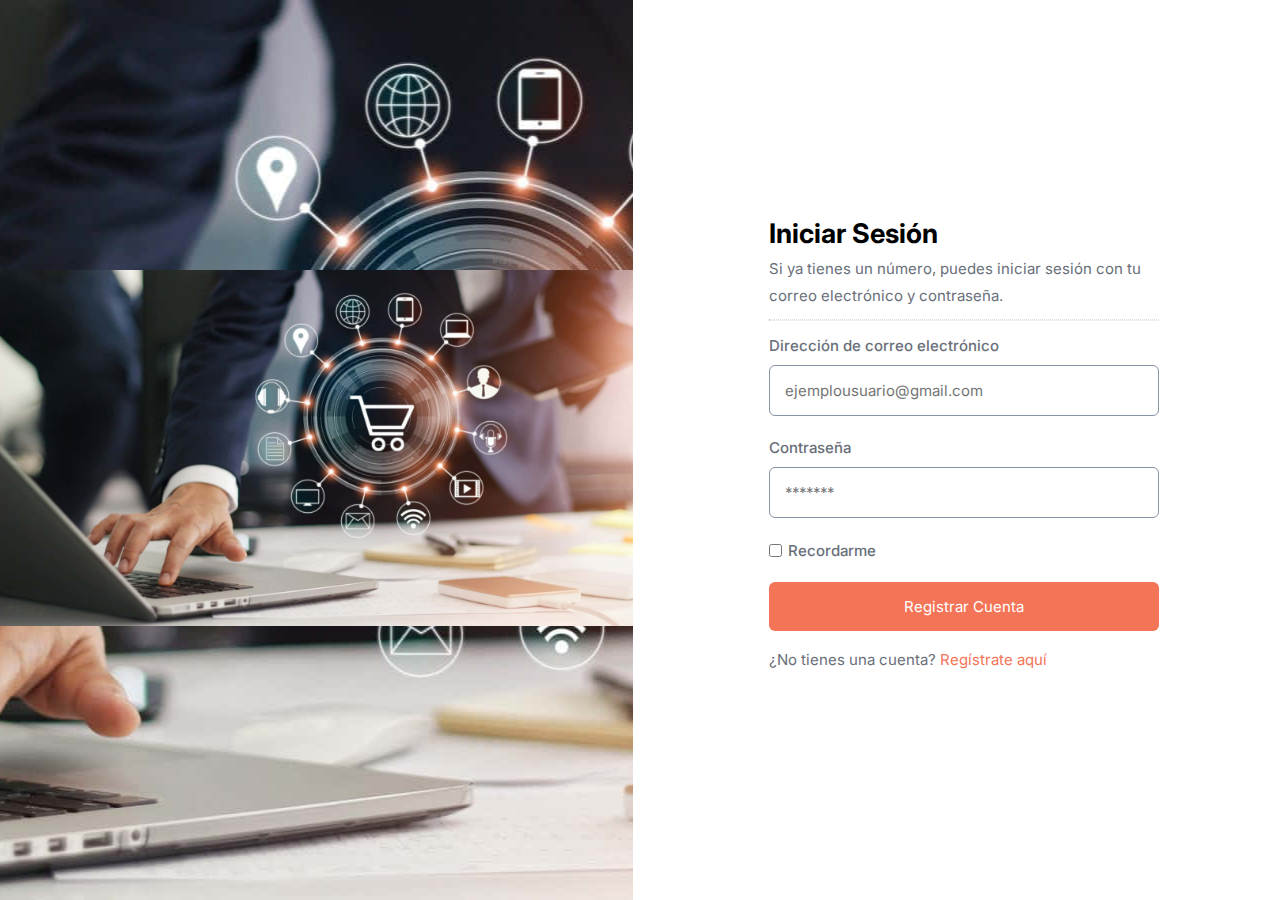
<file: pagina 1/index.html>
<!doctype html>
<html lang="es">
  <head>
    <meta charset="UTF-8" />
    <meta http-equiv="X-UA-Compatible" content="IE=edge" />
    <meta name="viewport" content="width=device-width, initial-scale=1.0" />
    <title>INICIO DE SESIÓN E-COMMERCE</title>
    <link rel="stylesheet" href="styles.css" />
    <!-- Google Fonts -->
    <link rel="preconnect" href="https://fonts.googleapis.com" />
    <link rel="preconnect" href="https://fonts.gstatic.com" crossorigin />
    <link
      href="https://fonts.googleapis.com/css2?family=Inter:wght@200;300;400;500;600;700;800;900&display=swap"
      rel="stylesheet"
    />
  </head>

  <body>
    <main>
      <section class="section-img">
        <div><img src="assets/limglogin.png" alt="img-login" /></div>
      </section>

      <section class="container">
        <h1>Iniciar Sesión</h1>
        <p>
          Si ya tienes un número, puedes iniciar sesión con tu correo
          electrónico y contraseña.
        </p>
        <hr />
        <form action="" class="form-login">
          <div>
            <label for="email">Dirección de correo electrónico</label>
            <input
              type="email"
              placeholder="ejemplousuario@gmail.com"
              name="email"
              id="email"
            />
          </div>
          <div>
            <label for="password">Contraseña</label>
            <input
              type="password"
              placeholder="*******"
              name="password"
              id="password"
            />
          </div>

          <label for="remember" class="remember">
            <input type="checkbox" name="remember" />
            <span> Recordarme</span>
          </label>
          <button type="button">Registrar Cuenta</button>
        </form>
        <p>¿No tienes una cuenta? <a href="#">Regístrate aquí</a></p>
      </section>
    </main>
  </body>
</html>
</file>
<file: pagina 1/styles.css>
:root {
  --color-main: #f47458;
  --black: #000000;
  --gray: #8692a6;
  --gray-50: #696f79;
  --gray-100: #494949;
}

* {
  box-sizing: border-box;
  margin: 0;
  padding: 0;
  font-family: "Inter", sans-serif;
  font-size: 15px;
}

a {
  text-decoration: none;
  color: inherit;
}

input,
button {
  background: none;
  border: none;
  font: inherit;
}

main {
  display: grid;
  gap: 1rem;
  height: 100vh;
}

.section-img {
  background-color: #ffceae;
  height: 100%;
  display: flex;
  align-items: center;
  justify-content: center;
  background-size: cover;
  background-position: center;
  background-image: url("assets/limglogin.png"); /* Agrega la URL de tu imagen aquí */
}

.form-login {
  padding: 1rem 0;
  display: grid;
  gap: 1.5rem;
  width: 100%;
}

.container {
  padding: 1rem;
}

h1 {
  font-size: 1.8rem;
  color: var(--black);
  font-weight: 700;
  margin-bottom: 5px;
}

p {
  color: var(--gray-50);
  font-weight: 400;
  line-height: 27px;
  margin-bottom: 10px;
}

hr {
  border-top: 1px dotted gainsboro;
}

label {
  color: var(--gray-50);
  font-weight: 500;
}

input {
  width: 100%;
  border: 1px solid #8692a6;
  outline: none;
  padding: 1rem;
  margin-top: 10px;
  border-radius: 6px;
}

input:focus {
  border: 1px solid var(--color-main);
}

.remember {
  display: inline-flex;
  align-items: center;
  text-align: left;
  gap: 0.4rem;
}

.remember input {
  width: auto;
  margin-top: 0;
}

button {
  background-color: var(--color-main);
  color: white;
  padding: 1rem;
  cursor: pointer;
  border-radius: 6px;
  outline: none;
}

a {
  color: var(--color-main);
}
/* Responsive */

@media (min-width: 768px) {
  main {
    grid-template-columns: 1fr 1fr;
  }
  .container {
    display: flex;
    flex-direction: column;
    max-width: 28rem;
    justify-content: center;
    width: 100%;
    margin: 0 auto;
  }
  .section-img img {
    max-width: 100%;
    width: 100%;
    height: auto;
  }
}
</file>
